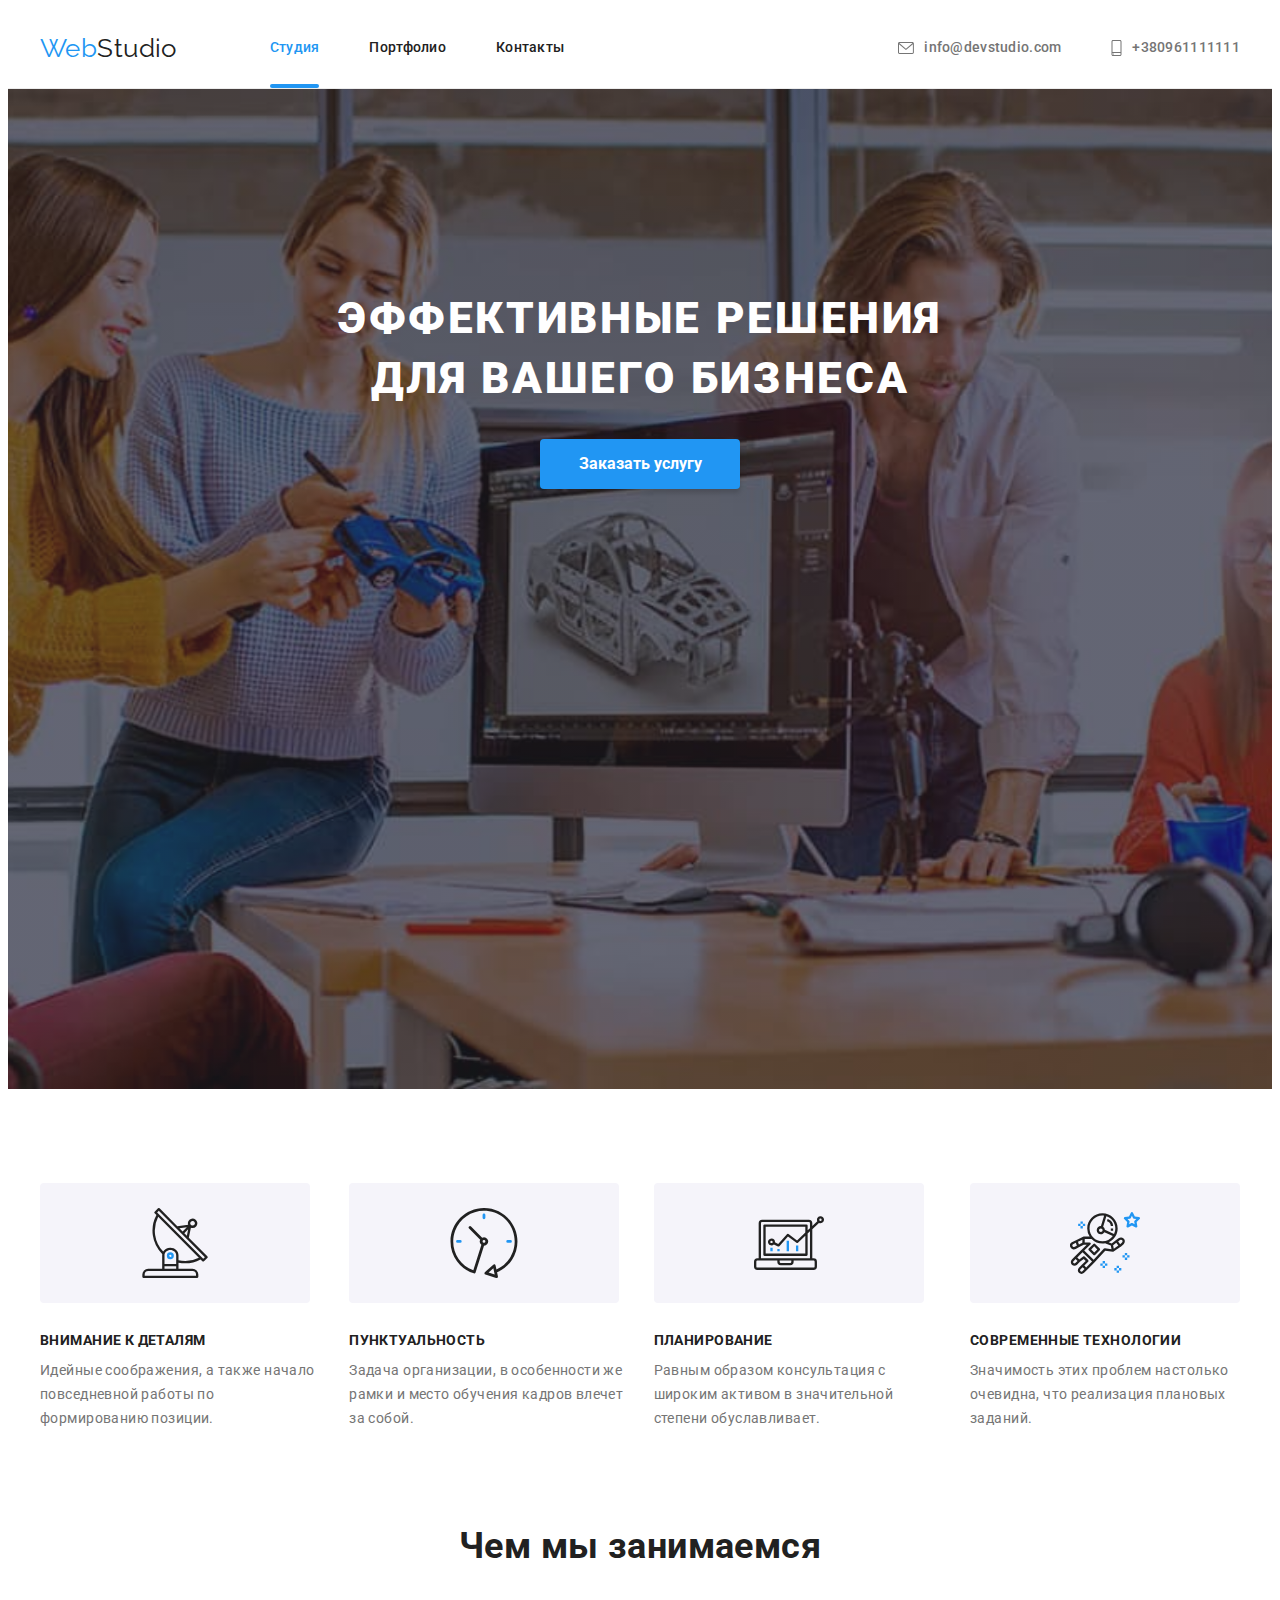
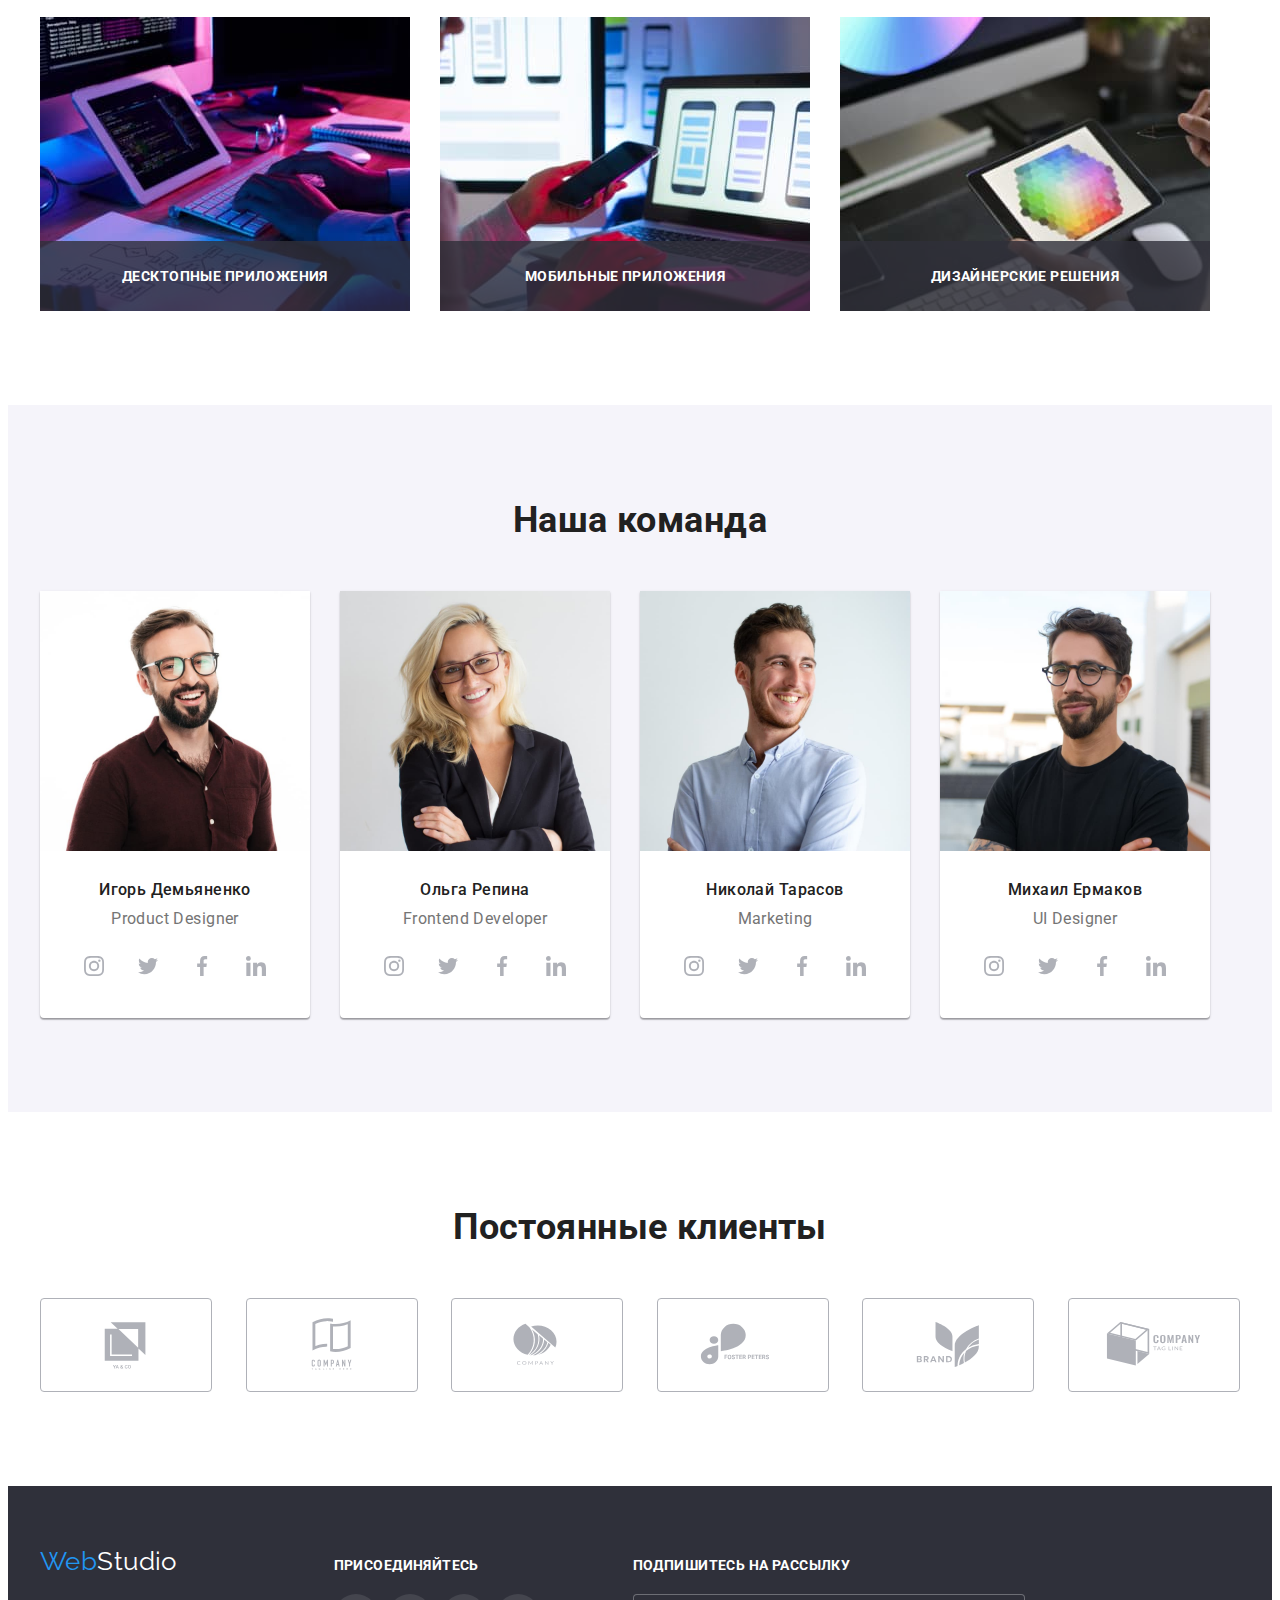
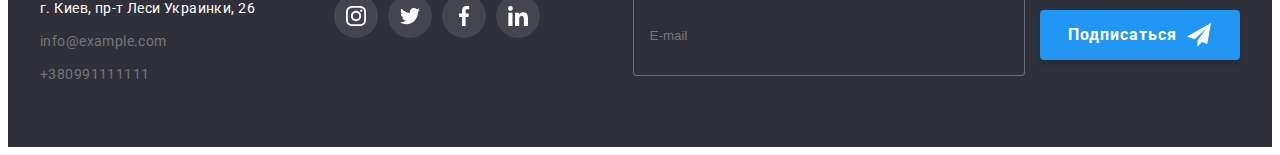
<file: index.html>
<!DOCTYPE html>
<html lang="ru">
<head>
    <meta charset="UTF-8" />
    <meta http-equiv="X-UA-Compatible" content="IE=edge" />
    <meta name="viewport" content="width=device-width, initial-scale=1.0" />
    <title>Studio</title>
    <link href="https://fonts.googleapis.com/css2?family=Raleway:wght@700&family=Roboto:wght@400;500;700;900&display=swap"
        rel="stylesheet" />
    <link rel="stylesheet" href="https://cdnjs.cloudflare.com/ajax/libs/modern-normalize/1.1.0/modern-normalize.min.css"
        integrity="sha512-wpPYUAdjBVSE4KJnH1VR1HeZfpl1ub8YT/NKx4PuQ5NmX2tKuGu6U/JRp5y+Y8XG2tV+wKQpNHVUX03MfMFn9Q=="
        crossorigin="anonymous" referrerpolicy="no-referrer" />
    <link rel="stylesheet" href="./css/styles.css" />
</head>

<body>
    <!-- Шапка сайта -->
    <header class="header">
        <div class="container header-container">
            <nav class="navigation-bar">
                <a href="/" class="logo head">Web<span class="accent-header">Studio</span></a>
        
                <ul class="site-nav-list">
                    <li class="site-nav-item"><a class="site-nav-link current" href="./index.html">Студия</a></li>
                    <li class="site-nav-item"><a class="site-nav-link downline" href="./portfolio.html">Портфолио</a></li>
                    <li class="site-nav-item"><a class="site-nav-link downline" href="">Контакты</a></li>
                </ul>
            </nav>
        
            <ul class="contacts-list">
                <li class="contacts-item">
                    <a class="contact top email" href="mailto:info@devstudio.com">
                        <svg class="contact-icon" width="16" height="12">
                            <use href="./images/symbol-defs.svg#icon-email"></use>
                        </svg>
                        info@devstudio.com
                </a>
                </li>
                <li class="contacts-item">
                    <a class="contact top telephone" href="tel:+380961111111">
                        <svg class="contact-icon" width="11" height="16"> 
                            <use href="./images/symbol-defs.svg#icon-smartphone"></use>
                        </svg>
                        +380961111111
                    </a>
                </li>
            </ul>
        </div>
    </header>
    <main>
    <!-- Герой -->
    <section class="hero">
        <div class="container">
            <h1 class="hero-title">Эффективные решения <br> для вашего бизнеcа</h1>
            <button class="hero-button" data-modal-open type="button">Заказать услугу</button>
    <!-- Modal window -->
            <div class="backdrop is-hidden" data-modal>
                <div class="modal-window">
                    <button data-modal-close class="close-btn">
                        <svg class="close-icon" width="11" height="11">
                            <use href="./images/symbol-defs.svg#icon-close"></use>
                        </svg>
                    </button>
                    
                    <p class="modal-window-title">Оставьте свои данные, мы вам перезвоним</p>
                    <form class="modal-window-form">
                        <div class="form-group">
                            <label for="name" class="form-group-label">Имя</label>
                            <input type="text" id="name" name="name"/>
                            <svg class="form-icon" width="18" height="18">
                                <use href="./images/symbol-defs.svg#icon-person"></use>
                            </svg>
                        </div>

                        <div class="form-group">
                            <label for="tel" class="form-group-label">Телефон</label>
                            <input type="tel" id="tel" name="phone"/>
                            <svg class="form-icon" width="18" height="18">
                                <use href="./images/symbol-defs.svg#icon-phone"></use>
                            </svg>
                        </div>

                        <div class="form-group">
                            <label for="email" class="form-group-label">Почта</label>
                            <input type="email" id="email" name="email"/>
                            <svg class="form-icon" width="18" height="18">
                                <use href="./images/symbol-defs.svg#icon-email2"></use>
                            </svg>
                        </div>

                        <div class="form-group feedback">
                            <label for="feedback" class="form-group-label">Комментарий</label>
                            <textarea name="feedback" id="feedback" placeholder="Ведите текст"></textarea>
                        </div>

                        <div>
                            <input class="checkbox visually-hidden" type="checkbox" name="policy" id="policy" />
                            <label class="policy" for="policy">Соглашаюсь с рассылкой и принимаю  <a class="policy-conditions" href="">Условия договора</a></label>
                        </div>

                        <button class="modal-window-btn" type="submit">Отправить</button>
                    </form>
                </div>
            </div>

        </div>
    </section>

    <!-- Особенности -->
    <section class="section features">
       <div class="container">
           <h2 class="visually-hidden">Особенности</h2>
            <ul class="features-list">
                <li class="features-item icon-antenna">
                    <div class="features-icon-box">
                        <svg class="features-icon">
                            <use href="./images/symbol-defs.svg#icon-antenna"></use>
                        </svg>
                    </div>
                    <h3 class="features-title">Внимание к деталям</h3>
                    <p class="features-text">Идейные соображения, а также начало повседневной работы по формированию позиции.</p>
                </li>
            
                <li class="features-item icon-clock">
                    <div class="features-icon-box">
                        <svg class="features-icon">
                            <use href="./images/symbol-defs.svg#icon-clock"></use>
                        </svg>
                    </div>
                    <h3 class="features-title">Пунктуальность</h3>
                    <p class="features-text">Задача организации, в особенности же рамки и место обучения кадров влечет за собой.</p>
                </li>
            
                <li class="features-item icon-diagram">
                    <div class="features-icon-box">
                        <svg class="features-icon">
                            <use href="./images/symbol-defs.svg#icon-diagram"></use>
                        </svg>
                    </div>
                    <h3 class="features-title">Планирование</h3>
                    <p class="features-text">Равным образом консультация с широким активом в значительной степени обуславливает.</p>
                </li>

                <li class="features-item icon-astronaut">
                    <div class="features-icon-box">
                        <svg class="features-icon">
                            <use href="./images/symbol-defs.svg#icon-astronaut"></use>
                        </svg>
                    </div>
                    <h3 class="features-title">Современные технологии</h3>
                    <p class="features-text">Значимость этих проблем настолько очевидна, что реализация плановых заданий.</p>
                </li>
            </ul>
        </div>
    </section>
    <!-- Чем мы занимаемся -->
    <section class="section">
        <div class="container">
            <h2 class="section-title">Чем мы занимаемся</h2>
            <ul class="pictures-list">
                <li class="pictures-item">
                    <img src="./images/studio/img1.jpg" alt="Печатает" width="370">
                    <div class="picture-descr-thumb">
                        <h3 class="picture-descr-text">Десктопные приложения</h3>
                    </div>
                </li>
                <li class="pictures-item">
                    <img src="./images/studio/img2.jpg" alt="Работает" width="370">
                    <div class="picture-descr-thumb">
                        <h3 class="picture-descr-text">Мобильные приложения</h3>
                    </div>
                </li>
                <li class="pictures-item">
                    <img src="./images/studio/img3.jpg" alt="Рисует" width="370">
                    <div class="picture-descr-thumb">
                        <h3 class="picture-descr-text">Дизайнерские решения</h3>
                    </div>
                </li>
            </ul>
       </div>
    </section>

    <!-- Команда -->
    <section class="section team-section">
        <div class="container">
            <h2 class="section-title">Наша команда</h2>
            <ul class="team-list">
                <li class="team-item">
                    <img src="./images/studio/igor.jpg" alt="Фото Игоря Демьяненко" width="270">
                    <div class="team-card">
                        <h3 class="team-title">Игорь Демьяненко</h3>
                        <p class="team-description">Product Designer</p>
                        <ul class="socials">
                            <li class="socials-item">
                                <a class="social-icon-box" href="https://www.instagram.com">
                                    <svg class="social-icon">
                                        <use href="./images/symbol-defs.svg#icon-instagram"></use>
                                    </svg>
                                </a>
                            </li>
                            <li class="socials-item">
                                <a class="social-icon-box" href="https://twitter.com">
                                    <svg class="social-icon">
                                        <use href="./images/symbol-defs.svg#icon-twitter"></use>
                                    </svg>
                                </a>
                            </li>
                            <li class="socials-item">
                                <a class="social-icon-box" href="https://www.facebook.com">
                                    <svg class="social-icon">
                                        <use href="./images/symbol-defs.svg#icon-facebook"></use>
                                    </svg>
                                </a>
                            </li>
                            <li class="socials-item">
                                <a class="social-icon-box" href="https://www.linkedin.com">
                                    <svg class="social-icon">
                                        <use href="./images/symbol-defs.svg#icon-linkedin"></use>
                                    </svg>
                                </a>
                            </li>
                        </ul>
                    </div>
                </li>
            
                <li class="team-item">
                    <img src="./images/studio/olga.jpg" alt="Фото Ольги Репиной" width="270">
                    <div class="team-card">
                        <h3 class="team-title">Ольга Репина</h3>
                        <p class="team-description">Frontend Developer</p>
                        <ul class="socials">
                            <li class="socials-item">
                                <a class="social-icon-box" href="https://www.instagram.com">
                                    <svg class="social-icon">
                                        <use href="./images/symbol-defs.svg#icon-instagram"></use>
                                    </svg>
                                </a>
                            </li>
                            <li class="socials-item">
                                <a class="social-icon-box" href="https://twitter.com">
                                    <svg class="social-icon">
                                        <use href="./images/symbol-defs.svg#icon-twitter"></use>
                                    </svg>
                                </a>
                            </li>
                            <li class="socials-item">
                                <a class="social-icon-box" href="https://www.facebook.com">
                                    <svg class="social-icon">
                                        <use href="./images/symbol-defs.svg#icon-facebook"></use>
                                    </svg>
                                </a>
                            </li>
                            <li class="socials-item">
                                <a class="social-icon-box" href="https://www.linkedin.com">
                                    <svg class="social-icon">
                                        <use href="./images/symbol-defs.svg#icon-linkedin"></use>
                                    </svg>
                                </a>
                            </li>
                        </ul>
                    </div>
                </li>
            
                <li class="team-item">
                    <img src="./images/studio/nikolai.jpg" alt="Фото Николая Тарасова" width="270">
                    <div class="team-card">
                        <h3 class="team-title">Николай Тарасов</h3>
                        <p class="team-description">Marketing</p>
                        <ul class="socials">
                            <li class="socials-item">
                                <a class="social-icon-box" href="https://www.instagram.com">
                                    <svg class="social-icon">
                                        <use href="./images/symbol-defs.svg#icon-instagram"></use>
                                    </svg>
                                </a>
                            </li>
                            <li class="socials-item">
                                <a class="social-icon-box" href="https://twitter.com">
                                    <svg class="social-icon">
                                        <use href="./images/symbol-defs.svg#icon-twitter"></use>
                                    </svg>
                                </a>
                            </li>
                            <li class="socials-item">
                                <a class="social-icon-box" href="https://www.facebook.com">
                                    <svg class="social-icon">
                                        <use href="./images/symbol-defs.svg#icon-facebook"></use>
                                    </svg>
                                </a>
                            </li>
                            <li class="socials-item">
                                <a class="social-icon-box" href="https://www.linkedin.com">
                                    <svg class="social-icon">
                                        <use href="./images/symbol-defs.svg#icon-linkedin"></use>
                                    </svg>
                                </a>
                            </li>
                        </ul>
                    </div>
                </li>
            
                <li class="team-item">
                    <img src="./images/studio/misha.jpg" alt="" width="270">
                    <div class="team-card">
                        <h3 class="team-title">Михаил Ермаков</h3>
                        <p class="team-description">UI Designer</p>
                        <ul class="socials">
                            <li class="socials-item">
                                <a class="social-icon-box" href="https://www.instagram.com">
                                    <svg class="social-icon">
                                        <use href="./images/symbol-defs.svg#icon-instagram"></use>
                                    </svg>
                                </a>
                            </li>
                            <li class="socials-item">
                                <a class="social-icon-box" href="https://twitter.com">
                                    <svg class="social-icon">
                                        <use href="./images/symbol-defs.svg#icon-twitter"></use>
                                    </svg>
                                </a>
                            </li>
                            <li class="socials-item">
                                <a class="social-icon-box" href="https://www.facebook.com">
                                    <svg class="social-icon">
                                        <use href="./images/symbol-defs.svg#icon-facebook"></use>
                                    </svg>
                                </a>
                            </li>
                            <li class="socials-item">
                                <a class="social-icon-box" href="https://www.linkedin.com">
                                    <svg class="social-icon">
                                        <use href="./images/symbol-defs.svg#icon-linkedin"></use>
                                    </svg>
                                </a>
                            </li>
                        </ul>
                    </div>
                </li>
            </ul>
        </div>
    </section>
    </main>

    <!-- Постоянные клиенты -->
    <section class="section">
        <div class="container">
            <h2 class="section-title">Постоянные клиенты</h2>
            <ul class="clients-list">
                <li>
                    <a class="clients-logo-box" href="">
                        <svg class="clients-logo">
                            <use href="./images/symbol-defs.svg#icon-Logo"></use>
                        </svg>
                    </a>
                </li>
                <li>
                    <a class="clients-logo-box" href="">
                        <svg class="clients-logo">
                            <use href="./images/symbol-defs.svg#icon-Logo-2"></use>
                        </svg>
                    </a>
                </li>
                <li>
                    <a class="clients-logo-box" href="">
                        <svg class="clients-logo">
                            <use href="./images/symbol-defs.svg#icon-Logo-3"></use>
                        </svg>
                    </a>
                </li>
                <li>
                    <a class="clients-logo-box" href="">
                        <svg class="clients-logo">
                            <use href="./images/symbol-defs.svg#icon-Logo-4"></use>
                        </svg>
                    </a>
                </li>
                <li>
                    <a class="clients-logo-box" href="">
                        <svg class="clients-logo">
                            <use href="./images/symbol-defs.svg#icon-Logo-5"></use>
                        </svg>
                    </a>
                </li>
                <li>
                    <a class="clients-logo-box" href="">
                        <svg class="clients-logo">
                            <use href="./images/symbol-defs.svg#icon-Logo-6"></use>
                        </svg>
                    </a>
                </li>
            </ul>
        </div>
    </section>

    <!-- Футер -->
    <footer class="footer">
        <div class="container">
            <div class="footer-contacts-container">
                <a class="logo foot" href="/">Web<span class="accent-footer">Studio</span></a>
                <address class="adress foot">
                    <ul>
                        <li class="item address-item"><a href="https://goo.gl/maps/r8mxYfeDEWeFVk8H8" target="_blank" rel="noopener noreferrer">г. Киев, пр-т Леси Украинки, 26</a></li>
                        <li class="item"><a class="contact foot" href="mailto:info@example.com">info@example.com</a></li>
                        <li class="item"><a class="contact" href="tel:+380991111111">+380991111111</a></li>
                    </ul>
                </address>
            </div>
            <div class="join">
                <h2 class="join-title">присоединяйтесь</h2>
                <ul class="socials">
                    <li class="socials-item">
                        <a class="social-icon-box" href="https://www.instagram.com">
                            <svg class="social-icon">
                                <use href="./images/symbol-defs.svg#icon-instagram"></use>
                            </svg>
                        </a>
                    </li>
                    <li class="socials-item">
                        <a class="social-icon-box" href="https://twitter.com">
                            <svg class="social-icon">
                                <use href="./images/symbol-defs.svg#icon-twitter"></use>
                            </svg>
                        </a>
                    </li>
                    <li class="socials-item">
                        <a class="social-icon-box" href="https://www.facebook.com">
                            <svg class="social-icon">
                                <use href="./images/symbol-defs.svg#icon-facebook"></use>
                            </svg>
                        </a>
                    </li>
                    <li class="socials-item">
                        <a class="social-icon-box" href="https://www.linkedin.com">
                            <svg class="social-icon">
                                <use href="./images/symbol-defs.svg#icon-linkedin"></use>
                            </svg>
                        </a>
                    </li>
                </ul>
            </div>
            <div class="subscribe">
                <h2 class="subscribe-title">Подпишитесь на рассылку</h2>
                <form>
                    <input class="subscribe-email" type="text" placeholder="E-mail">
                    <button class="subscribe-btn" type="submit">
                        Подписаться
                        <svg class="subscribe-icon" width="24" height="24">
                            <use href="./images/symbol-defs.svg#icon-send"></use>
                        </svg>
                    </button>
                </form>
            </div>
        </div>
    </footer>
    <script src="./js/modal.js"></script>
</body>
</html>
</file>
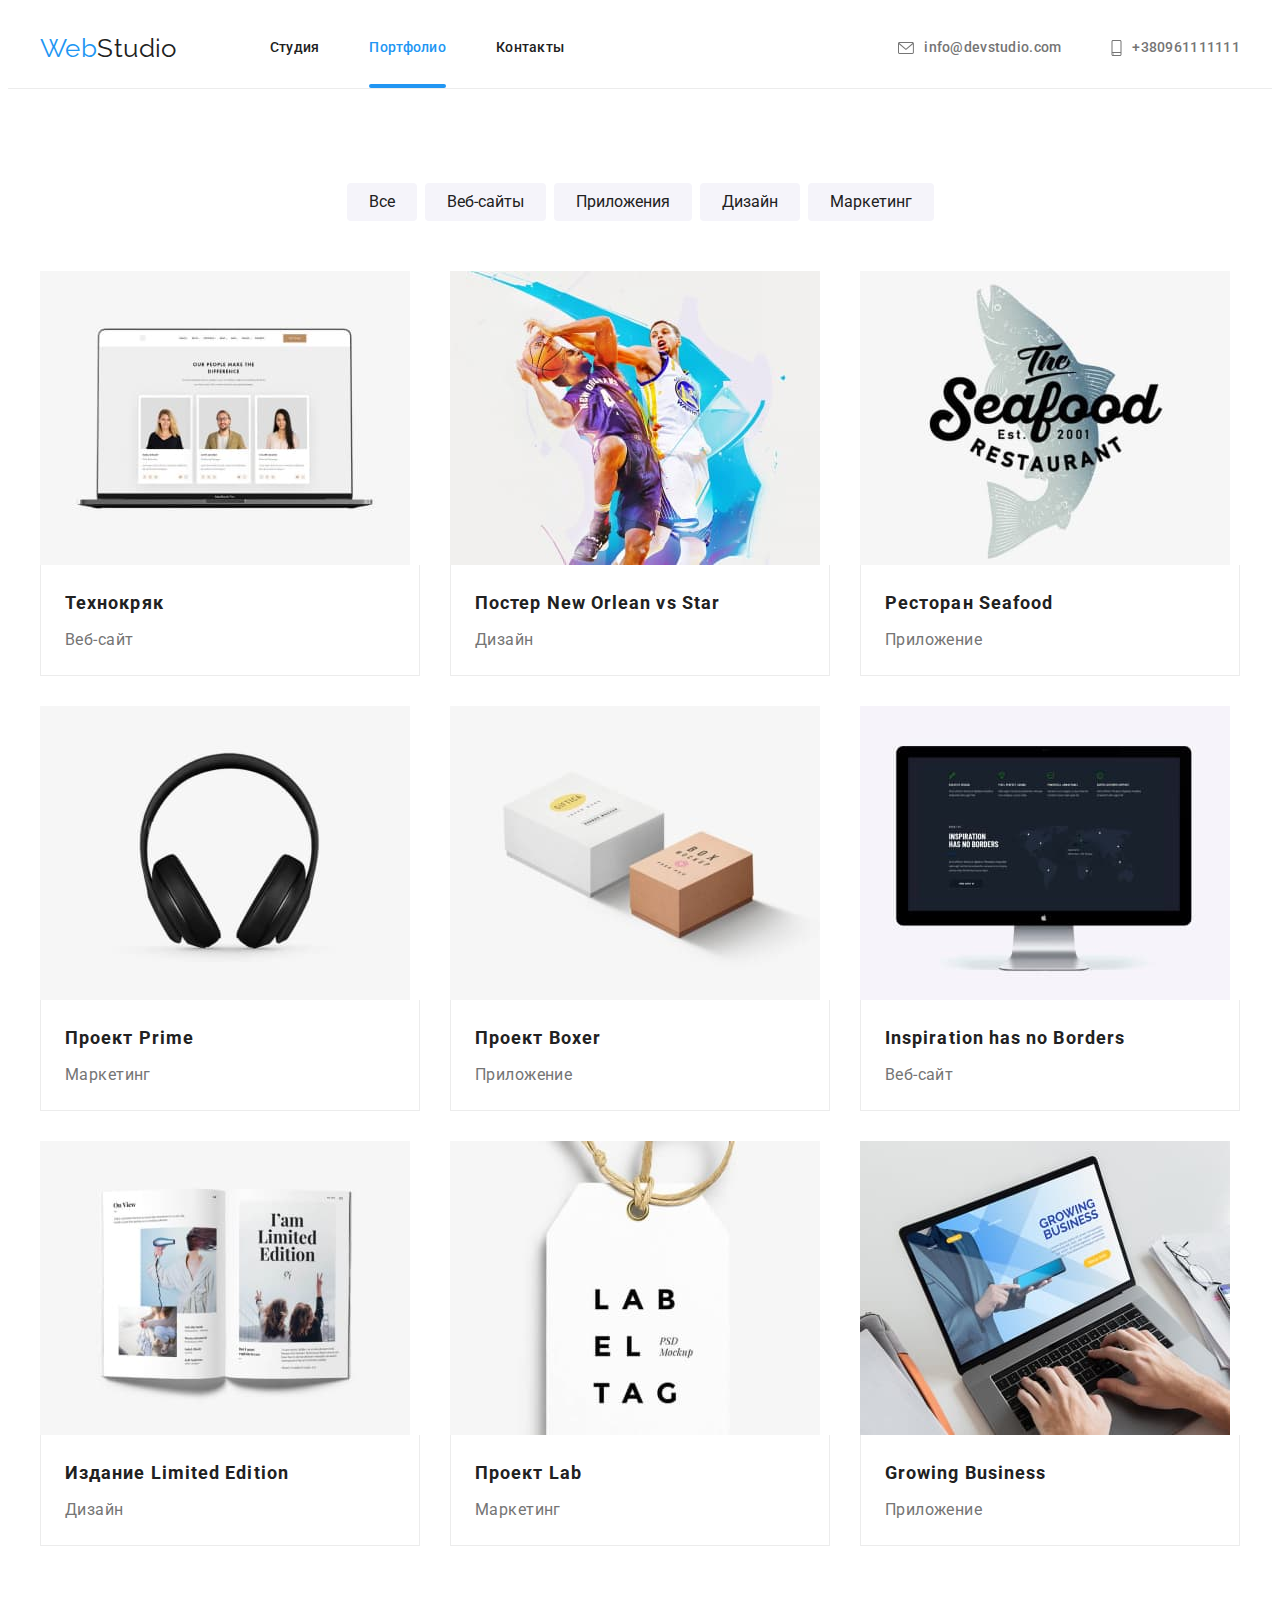
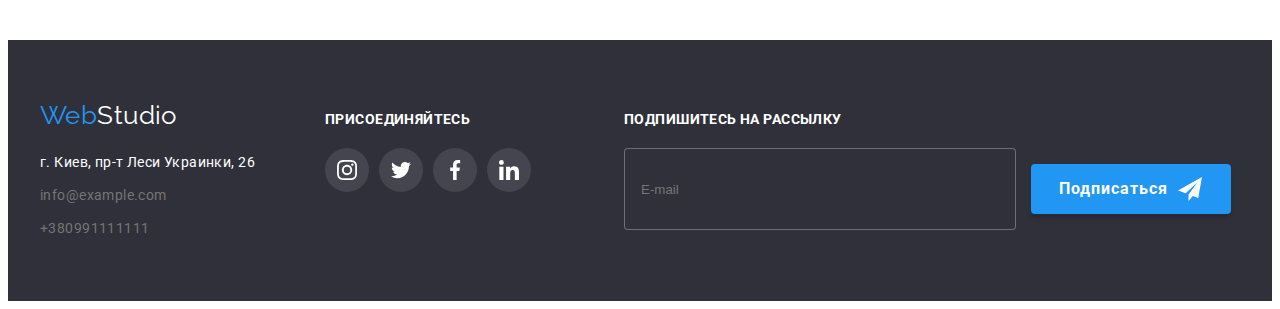
<file: portfolio.html>
<!DOCTYPE html>
<html lang="ru">

<head>
    <meta charset="UTF-8">
    <meta http-equiv="X-UA-Compatible" content="IE=edge" />
    <meta name="viewport" content="width=device-width, initial-scale=1.0" />
    <title>Portfolio</title>
    <link href="https://fonts.googleapis.com/css2?family=Raleway:wght@700&family=Roboto:wght@400;500;700;900&display=swap"
        rel="stylesheet" />
    <link rel="stylesheet" href="https://cdnjs.cloudflare.com/ajax/libs/modern-normalize/1.1.0/modern-normalize.min.css"
        integrity="sha512-wpPYUAdjBVSE4KJnH1VR1HeZfpl1ub8YT/NKx4PuQ5NmX2tKuGu6U/JRp5y+Y8XG2tV+wKQpNHVUX03MfMFn9Q=="
        crossorigin="anonymous" referrerpolicy="no-referrer" />
    <link rel="stylesheet" href="./css/styles.css" />
</head>

<body>
    <!-- Шапка сайта -->
    <header class="header">
        <div class="container header-container">
            <nav class="navigation-bar">
                <a href="/" class="logo head">Web<span class="accent-header">Studio</span></a>
    
                <ul class="site-nav-list">
                    <li class="site-nav-item"><a class="site-nav-link downline" href="./index.html">Студия</a></li>
                    <li class="site-nav-item"><a class="site-nav-link current" href="./portfolio.html">Портфолио</a></li>
                    <li class="site-nav-item"><a class="site-nav-link downline" href="">Контакты</a></li>
                </ul>
            </nav>
    
            <ul class="contacts-list">
                <li class="contacts-item">
                    <a class="contact top email" href="mailto:info@devstudio.com">
                        <svg class="contact-icon" width="16" height="12">
                            <use href="./images/symbol-defs.svg#icon-email"></use>
                        </svg>
                        info@devstudio.com
                    </a>
                </li>
                <li class="contacts-item">
                    <a class="contact top telephone" href="tel:+380961111111">
                        <svg class="contact-icon" width="11" height="16">
                            <use href="./images/symbol-defs.svg#icon-smartphone"></use>
                        </svg>
                        +380961111111
                    </a>
                </li>
            </ul>
        </div>
    </header>

    <!-- Разработки -->
    <main>
    <section class="section">
        <div class="container">
            <h1 class="visually-hidden">Разработки</h1>
            <ul class="filter-list">
                <li class="item"><button class="filter-button" type="button">Все</button></li>
                <li class="item"><button class="filter-button" type="button">Веб-сайты</button></li>
                <li class="item"><button class="filter-button" type="button">Приложения</button></li>
                <li class="item"><button class="filter-button" type="button">Дизайн</button></li>
                <li class="item"><button class="filter-button" type="button">Маркетинг</button></li>
            </ul>
            
            <ul class="projects-list">
                <li class="projects-item">
                    <a class="project-item-link" href="">
                        <div class="project-thumb">
                            <img src="./images/portfolio/img.jpg" alt="Фото Технокряк" width="370" height="294">
                            <p class="project-description">Технокряк это современная площадка распространения коронавируса. Компании используют эту платформу для цифрового
                            шпионажа и атак на защищённые сервера конкурентов.</p>
                        </div>
                        <div class="project-descr">
                            <h2 class="project-title">Технокряк</h2>
                            <p class="project-type">Веб-сайт</p>
                        </div>
                    </a>
                </li>
            
                <li class="projects-item">
                     <a class="project-item-link" href="">
                        <div class="project-thumb">
                            <img src="./images/portfolio/img-2.jpg" alt="Фото Постер New Orlean vs Star" width="370" height="294">
                            <p class="project-description">Lorem ipsum dolor sit amet consectetur adipisicing elit. Voluptate, harum. Cum quidem ipsa voluptatibus consequatur similique incidunt obcaecati suscipit pariatur dolorem porro! </p>
                        </div>
                        <div class="project-descr">
                            <h2 class="project-title">Постер New Orlean vs Star</h2>
                            <p class="project-type">Дизайн</p>
                        </div>
                     </a>
                </li>
            
                <li class="projects-item">
                    <a class="project-item-link" href="">
                        <div class="project-thumb">
                            <img src="./images/portfolio/img-3.jpg" alt="Фото Ресторан Seafood" width="370" height="294">
                            <p class="project-description">Lorem ipsum dolor sit amet consectetur adipisicing elit. Voluptate, harum. Cum quidem
                                ipsa voluptatibus consequatur similique incidunt obcaecati suscipit pariatur dolorem porro! </p>
                        </div>
                        
                        <div class="project-descr">
                            <h2 class="project-title">Ресторан Seafood</h2>
                            <p class="project-type">Приложение</p>
                        </div>
                    </a>
            
                </li>
            
                <li class="projects-item">
                    <a class="project-item-link" href="">
                        <div class="project-thumb">
                            <img src="./images/portfolio/img-4.jpg" alt="Фото Проект Prime" width="370" height="294">
                            <p class="project-description">Lorem ipsum dolor sit amet consectetur adipisicing elit. Voluptate, harum. Cum quidem
                                ipsa voluptatibus consequatur similique incidunt obcaecati suscipit pariatur dolorem porro! </p>
                        </div>
                        <div class="project-descr">
                            <h2 class="project-title">Проект Prime</h2>
                            <p class="project-type">Маркетинг</p>
                        </div> 
                     </a>
                </li>
            
                <li class="projects-item">
                    <a class="project-item-link" href="">
                        <div class="project-thumb">
                            <img src="./images/portfolio/img-5.jpg" alt="Фото Проект Boxer" width="370" height="294">
                            <p class="project-description">Lorem ipsum dolor sit amet consectetur adipisicing elit. Voluptate, harum. Cum quidem
                                ipsa voluptatibus consequatur similique incidunt obcaecati suscipit pariatur dolorem porro! </p>
                        </div>
                        <div class="project-descr">
                            <h2 class="project-title">Проект Boxer</h2>
                            <p class="project-type">Приложение</p>
                        </div>
                    </a>
     
                </li>
            
                <li class="projects-item">
                   <a class="project-item-link" href="">
                    <div class="project-thumb">
                        <img src="./images/portfolio/img-6.jpg" alt="Фото Inspiration has no Borders" width="370" height="294">
                        <p class="project-description">Lorem ipsum dolor sit amet consectetur adipisicing elit. Voluptate, harum. Cum quidem
                            ipsa voluptatibus consequatur similique incidunt obcaecati suscipit pariatur dolorem porro! </p>
                    </div>
                        <div class="project-descr">
                            <h2 class="project-title">Inspiration has no Borders</h2>
                            <p class="project-type">Веб-сайт</p>
                        </div>
                    </a>
                </li>
            
                <li class="projects-item">
                    <a class="project-item-link" href="">
                        <div class="project-thumb">
                            <img src="./images/portfolio/img-7.jpg" alt="Фото Издание Limited Edition" width="370" height="294">
                            <p class="project-description">Lorem ipsum dolor sit amet consectetur adipisicing elit. Voluptate, harum. Cum quidem
                                ipsa voluptatibus consequatur similique incidunt obcaecati suscipit pariatur dolorem porro! </p>
                        </div>
                        <div class="project-descr">
                            <h2 class="project-title">Издание Limited Edition</h2>
                            <p class="project-type">Дизайн</p>
                        </div>
                    </a>
                     
                </li>
            
                <li class="projects-item">
                    <a class="project-item-link" href="">
                        <div class="project-thumb">
                            <img src="./images/portfolio/img-8.jpg" alt="Проект Lab" width="370" height="294">
                            <p class="project-description">Lorem ipsum dolor sit amet consectetur adipisicing elit. Voluptate, harum. Cum quidem
                                ipsa voluptatibus consequatur similique incidunt obcaecati suscipit pariatur dolorem porro! </p>
                        </div>
                        <div class="project-descr">
                            <h2 class="project-title">Проект Lab</h2>
                            <p class="project-type">Маркетинг</p>
                        </div>
                    </a>
                </li>
            
                <li class="projects-item">
                    <a class="project-item-link" href="">
                        <div class="project-thumb">
                            <img src="./images/portfolio/img-9.jpg" alt="Фото Growing Business" width="370" height="294">
                            <p class="project-description">Lorem ipsum dolor sit amet consectetur adipisicing elit. Voluptate, harum. Cum quidem
                                ipsa voluptatibus consequatur similique incidunt obcaecati suscipit pariatur dolorem porro! </p>
                        </div>
                        <div class="project-descr">
                            <h2 class="project-title">Growing Business</h2>
                            <p class="project-type">Приложение</p>
                        </div>
                    </a>
                </li>
            </ul>
        </div>
    </section>
    </main>
    <!-- Футер -->
    <footer class="footer">
        <div class="container">
            <div>
                <a class="logo foot" href="/">Web<span class="accent-footer">Studio</span></a>
                <address class="adress foot">
                    <ul>
                        <li class="item address-item"><a href="https://goo.gl/maps/r8mxYfeDEWeFVk8H8" target="_blank"
                                rel="noopener noreferrer">г. Киев, пр-т Леси Украинки, 26</a></li>
                        <li class="item"><a class="contact foot" href="mailto:info@example.com">info@example.com</a></li>
                        <li class="item"><a class="contact" href="tel:+380991111111">+380991111111</a></li>
                    </ul>
                </address>
            </div>
            <div class="join">
                <h2 class="join-title">присоединяйтесь</h2>
                <ul class="socials">
                    <li class="socials-item">
                        <a class="social-icon-box" href="https://www.instagram.com">
                            <svg class="social-icon">
                                <use href="./images/symbol-defs.svg#icon-instagram"></use>
                            </svg>
                        </a>
                    </li>
                    <li class="socials-item">
                        <a class="social-icon-box" href="https://twitter.com">
                            <svg class="social-icon">
                                <use href="./images/symbol-defs.svg#icon-twitter"></use>
                            </svg>
                        </a>
                    </li>
                    <li class="socials-item">
                        <a class="social-icon-box" href="https://www.facebook.com">
                            <svg class="social-icon">
                                <use href="./images/symbol-defs.svg#icon-facebook"></use>
                            </svg>
                        </a>
                    </li>
                    <li class="socials-item">
                        <a class="social-icon-box" href="https://www.linkedin.com">
                            <svg class="social-icon">
                                <use href="./images/symbol-defs.svg#icon-linkedin"></use>
                            </svg>
                        </a>
                    </li>
                </ul>
            </div>
            <div class="subscribe">
                <h2 class="subscribe-title">Подпишитесь на рассылку</h2>
                <form>
                    <input class="subscribe-email" type="text" placeholder="E-mail">
                    <button class="subscribe-btn" type="submit">
                        Подписаться
                        <svg class="subscribe-icon" width="24" height="24">
                            <use href="./images/symbol-defs.svg#icon-send"></use>
                        </svg>
                    </button>
                </form>
            </div>
        </div>
    </footer>
</body>
</html>
</file>
<file: css/styles.css>
:root {
  --primary-text-color: #757575;
  --titles-text-color: #212121;
  --accent-text-color: #2196f3;
  --animation-timing-function: cubic-bezier(0.4, 0, 0.2, 1);
}

body {
  background-color: #ffffff;
  color: var(--primary-text-color);
  font-family: Roboto, sans-serif;
  letter-spacing: 0.03em;
  font-size: 14px;
  line-height: 1.71;
}
ul {
  margin: 0;
  padding: 0;

  list-style: none;
}
a {
  text-decoration: none;
  color: inherit;
}
img {
  display: block;
  max-width: 100%;
  height: auto;
}
h1,
h2,
h3,
h4,
h5,
h6,
p {
  margin: 0;
}
.visually-hidden {
  position: absolute;
  width: 1px;
  height: 1px;
  margin: -1px;
  border: 0;
  padding: 0;

  white-space: nowrap;
  clip-path: inset(100%);
  clip: rect(0 0 0 0);
  overflow: hidden;
}
/* logo */
.header {
  background-color: #ffffff;
  border-bottom: 1px solid #ececec;
}
.container {
  margin: 0 auto;
  width: 1200px;
  padding-left: 15px;
  padding-right: 15px;
}
.header-container {
  display: flex;
  align-items: center;
}
.logo {
  color: var(--accent-text-color);
  font-family: Raleway, cursive;
  font-size: 26px;
  line-height: 1.19;
}
.logo .accent-header {
  color: var(--titles-text-color);
}
.logo.head {
  margin-right: 93px;
}
/* site nav */
.navigation-bar {
  display: flex;
  align-items: center;
}
.site-nav-list {
  display: flex;
}
.site-nav-item:not(:last-child) {
  margin-right: 50px;
}

.site-nav-link {
  display: block;
  padding-top: 32px;
  padding-bottom: 32px;

  color: var(--titles-text-color);
  font-weight: 500;
  line-height: 1.14;
  letter-spacing: 0.02em;

  transition: color 250ms var(--animation-timing-function);
}
.site-nav-link:hover,
.site-nav-link:focus,
.contact:hover,
.contact:focus {
  color: var(--accent-text-color);
}
.site-nav-link.current {
  color: var(--accent-text-color);
}
.site-nav-link.current::after {
  content: "";
  position: absolute;
  bottom: 0;
  left: 0;
  display: block;

  height: 4px;
  width: 100%;

  background-color: var(--accent-text-color);
  border-radius: 2px;
}
.site-nav-link.downline::after {
  content: "";
  position: absolute;
  bottom: 0;
  left: 0;
  display: block;

  height: 4px;
  width: 100%;

  background-color: var(--accent-text-color);
  border-radius: 2px;
  transform: scaleX(0);
  transition: transform 250ms var(--animation-timing-function);
}
.site-nav-link.downline:hover::after {
  transform: scaleX(1);
}
.site-nav-item {
  position: relative;
}

/* Contacts */
.contacts-list {
  display: flex;
  margin-left: auto;
}

.contacts-item:not(:last-child) {
  margin-right: 50px;
}
.contact {
  color: var(--primary-text-color);
  font-style: normal;

  transition: color 250ms var(--animation-timing-function);
}
.contact.top {
  display: flex;
  align-items: center;

  font-weight: 500;
  line-height: 1.14;
  letter-spacing: 0.02em;
}
.contact-icon {
  fill: currentColor;
  margin-right: 10px;
}

/* STUDIO */
/* Hero */
.hero {
  padding-top: 200px;
  padding-bottom: 200px;
  text-align: center;
  margin-left: auto;
  margin-right: auto;

  max-width: 1600px;
  height: 600px;
  background-color: #2f303a;
  background-image: linear-gradient(
      rgba(47, 48, 58, 0.4),
      rgba(47, 48, 58, 0.4)
    ),
    url(../images/studio/bckg-img.jpg);
  background-position: center;
  background-size: cover;
}
.hero-title {
  margin-top: 0;
  margin-bottom: 30px;

  color: #ffffff;
  font-weight: 900;
  font-size: 44px;
  line-height: 1.36;
  letter-spacing: 0.06em;
  text-transform: uppercase;
}
.hero-button {
  display: inline-block;
  width: 200px;
  border-radius: 4px;
  padding: 10px 32px;
  text-align: center;
  border: none;
  box-shadow: 0px 4px 4px rgba(0, 0, 0, 0.15);

  background-color: var(--accent-text-color);
  color: #ffffff;
  font-family: inherit;
  font-weight: 700;
  font-size: 16px;
  line-height: 1.88;
  text-decoration: none;
  cursor: pointer;
}
/* Modal window */
.backdrop {
  position: fixed;
  z-index: 1;
  top: 0;
  left: 0;
  width: 100%;
  height: 100%;
  background-color: rgba(0, 0, 0, 0.2);
  opacity: 1;

  transition: opacity 250ms var(--animation-timing-function);
}
.backdrop.is-hidden {
  opacity: 0;
  pointer-events: none;
}
.backdrop.is-hidden .modal-window {
  transform: translate(-50%, -50%) scale(0.5);
}
.modal-window {
  position: absolute;
  top: 50%;
  left: 50%;
  transform: translate(-50%, -50%) scale(1);

  width: 528px;
  min-height: 581px;
  padding: 40px;

  background-color: #ffffff;
  box-shadow: 0px 4px 4px rgba(0, 0, 0, 0.25);
  border-radius: 4px;

  transition: transform 250ms var(--animation-timing-function);
}
.close-btn {
  position: absolute;
  top: 8px;
  right: 8px;
  display: inline-flex;
  justify-content: center;
  align-items: center;

  width: 30px;
  height: 30px;

  border: 1px solid rgba(0, 0, 0, 0.1);
  border-radius: 50%;
  color: #000000;
  background-color: #ffffff;
  cursor: pointer;

  transition: color 250ms var(--animation-timing-function);
}
.close-icon {
  fill: currentColor;
}
.close-btn:hover,
.close-btn:focus {
  color: var(--accent-text-color);
}
.modal-window-title {
  margin-bottom: 12px;

  font-size: 20px;
  font-weight: 700;
  line-height: 1.15;
  color: var(--titles-text-color);
}

.form-group {
  position: relative;
  margin-bottom: 10px;

  display: flex;
  flex-direction: column;

  text-align: left;
}
.form-group.feedback {
  margin-bottom: 20px;
}
.form-group-label {
  display: block;

  margin-bottom: 4px;
  font-size: 12px;
  line-height: 1.17;
  letter-spacing: 0.01em;
}
.form-group input,
.form-group textarea {
  padding: 14px;
  height: 40px;

  border: 1px solid rgba(33, 33, 33, 0.2);
  border-radius: 4px;

  transition: border-color 250ms var(--animation-timing-function);
}
.form-group input {
  padding-left: 42px;
}
.form-group input:focus,
.form-group textarea:focus {
  border-color: var(--accent-text-color);
  outline: none;
}
.form-icon {
  position: absolute;
  display: inline-block;

  top: 50%;
  left: 12px;

  transition: fill 250ms var(--animation-timing-function);
}
/* .form-group:focus-within .form-icon {
  fill: var(--accent-text-color);
} */
input:focus + .form-icon {
  fill: var(--accent-text-color);
}
.form-group textarea {
  height: 120px;
  resize: none;
}
.policy {
  display: flex;
  align-items: center;
  justify-content: center;
}
.policy::before {
  content: "";
  display: inline-block;
  align-self: center;

  margin-right: 7px;
  width: 16px;
  height: 15px;

  border: 2px solid rgba(33, 33, 33, 1);
  border-radius: 2px;
}

.checkbox:checked + .policy::before {
  border-color: var(--accent-text-color);
  background-color: var(--accent-text-color);
  background-image: url(../images/studio/icon-check.svg);
  background-size: contain;
  background-origin: border-box;

  transition: 250ms var(--animation-timing-function);
}
.policy-conditions {
  color: var(--accent-text-color);
  text-decoration: underline;
  margin-left: 4px;
}

.modal-window-btn {
  margin-top: 30px;

  display: inline-block;
  width: 200px;
  border-radius: 4px;
  padding: 10px 55px;
  text-align: center;
  border: none;
  box-shadow: 0px 4px 4px rgba(0, 0, 0, 0.15);

  background-color: var(--accent-text-color);
  color: #ffffff;
  font-family: inherit;
  font-weight: 700;
  font-size: 16px;
  line-height: 1.88;
  letter-spacing: 0.06em;
  text-decoration: none;
  cursor: pointer;
}
/* Section */
.section {
  padding-top: 94px;
  padding-bottom: 94px;
}
.team-section {
  background-color: #f5f4fa;
}
.section.no-padding {
  padding-top: 0;
}
.section-title {
  margin-top: 0;
  margin-bottom: 50px;

  color: var(--titles-text-color);
  font-size: 36px;
  line-height: 1.17;
  text-align: center;
}
/* Особенности */
.section.features {
  padding-bottom: 0;

  background-color: #ffffff;
}
.features-list {
  display: flex;
}

.features-icon-box {
  display: inline-flex;
  justify-content: center;
  align-items: center;
  width: 270px;
  height: 120px;
  border-radius: 4px;
  background-color: #f5f4fa;
  margin-bottom: 30px;
}
.features-icon {
  width: 70px;
  height: 70px;
}
.features-item:not(:last-child) {
  margin-right: 30px;
}
.features-title {
  margin-top: 0;
  margin-bottom: 10px;

  color: var(--titles-text-color);
  font-size: 14px;
  line-height: 1.14;
  text-transform: uppercase;
}
.features-text {
  margin-top: 0;
  margin-bottom: 0;
}
/* Чем занимаемся */
.section.we-do {
  padding-top: 0;
}
.pictures-list {
  display: flex;
}
.pictures-item {
  width: calc((100%-60px) / 3);
  position: relative;
}
.pictures-item:not(:last-child) {
  margin-right: 30px;
}
.picture-descr-thumb {
  position: absolute;
  left: 0;
  bottom: 0;

  width: 100%;
  height: 70px;
  display: flex;
  justify-content: center;
  align-items: center;

  background-color: rgba(47, 48, 58, 0.8);
}
.picture-descr-text {
  font-weight: 700;
  font-size: 14px;
  line-height: 1.17;
  text-transform: uppercase;
  color: #ffffff;
}

/* Team */
.team-list {
  display: flex;
}
.team-item {
  width: calc((100%-90px) / 4);

  background-color: #ffffff;
  box-shadow: 0px 1px 3px rgba(0, 0, 0, 0.12), 0px 1px 1px rgba(0, 0, 0, 0.14),
    0px 2px 1px rgba(0, 0, 0, 0.2);
  border-radius: 0px 0px 4px 4px;
}
.team-item:not(:last-child) {
  margin-right: 30px;
}
.team-card {
  padding-top: 30px;
  padding-bottom: 30px;
}
.team-title {
  margin-bottom: 10px;

  color: var(--titles-text-color);
  font-weight: 500;
  font-size: 16px;
  line-height: 1.17;
  text-align: center;
}
.team-description {
  margin-bottom: 16px;

  font-size: 16px;
  line-height: 1.17;
  text-align: center;
}
.socials {
  display: flex;
  justify-content: center;
  align-items: center;
  margin: 0;
  justify-content: center;
}
.socials-item:not(:last-child) {
  margin-right: 10px;
}
.social-icon-box {
  width: 44px;
  height: 44px;
  border-radius: 50%;
  display: inline-flex;
  justify-content: center;
  align-items: center;
  color: #afb1b8;

  transition: color 250ms var(--animation-timing-function),
    background-color 250ms var(--animation-timing-function);
}
.social-icon {
  height: 20px;
  width: 20px;
  fill: currentColor;
}
.social-icon-box:hover,
.social-icon-box:focus {
  color: #ffffff;
  background-color: var(--accent-text-color);
}
/* Clients */
.clients-list {
  display: flex;
  justify-content: space-between;
}
.clients-logo-box {
  width: 170px;
  height: 92px;
  display: inline-flex;
  justify-content: center;
  align-items: center;
  border: 1px solid #afb1b8;
  border-radius: 4px;
  color: #afb1b8;

  transition: border 250ms var(--animation-timing-function),
    color 250ms var(--animation-timing-function);
}
.clients-logo {
  height: 60px;
  width: 106px;
  fill: currentColor;
}
.clients-logo-box:hover,
.clients-logo-box:focus {
  border: 1px solid var(--accent-text-color);
  color: var(--accent-text-color);
}
/* Footer */
.footer {
  padding-top: 60px;
  padding-bottom: 60px;

  background-color: #2f303a;
}
.footer .container {
  display: flex;
  align-items: baseline;
}
.footer-contacts-container {
  flex-grow: 1;
}
.logo .accent-footer {
  color: #ffffff;
}
.logo.foot {
  display: inline-block;
  margin-bottom: 20px;
}
.address-item {
  font-style: normal;
  color: #ffffff;
}
.footer .item:not(:last-child) {
  margin-bottom: 9px;
}
.join {
  margin-left: 70px;
}
.join-title {
  margin-bottom: 20px;

  font-size: 14px;
  line-height: 1.14;
  letter-spacing: 0.03em;
  text-transform: uppercase;
  color: #ffffff;
}
.footer .social-icon-box {
  background-color: rgba(255, 255, 255, 0.1);

  transition: background-color 250ms var(--animation-timing-function);
}
.footer .social-icon {
  fill: #ffffff;
}
.footer .social-icon-box:hover,
.footer .social-icon-box:focus {
  background-color: var(--accent-text-color);
}
form {
  width: auto;
}
.subscribe {
  margin-left: 93px;
}
.subscribe-title {
  margin-bottom: 20px;

  font-size: 14px;
  line-height: 1.14;
  letter-spacing: 0.03em;
  text-transform: uppercase;
  color: #ffffff;
}
.subscribe-email {
  padding: 15px 16px;

  outline: none;
  border: 1px solid rgba(255, 255, 255, 0.3);
  border-radius: 4px;
  background-color: rgba(47, 48, 58, 1);
  width: 358px;
  height: 50px;
  color: #ffffff;
}
.subscribe-btn {
  display: inline-flex;
  align-items: center;
  padding: 10px 28px;
  margin-left: 12px;

  width: 200px;
  border-radius: 4px;
  border: none;
  box-shadow: 0px 4px 4px rgba(0, 0, 0, 0.15);
  background-color: var(--accent-text-color);

  font-family: inherit;
  letter-spacing: 0.06em;
  font-weight: 700;
  font-size: 16px;
  line-height: 1.88;
  text-decoration: none;
  color: #ffffff;
  cursor: pointer;
  fill: white;
}
.subscribe-icon {
  margin-left: 10px;
}
/* PORTFOLIO */
/* Buttons */
.filter-list {
  display: flex;
  justify-content: center;
  margin-bottom: 50px;
}
.filter-button {
  border: none;
  border-radius: 4px;
  padding: 6px 22px;
  text-align: center;

  background-color: #f5f4fa;
  color: var(--titles-text-color);
  font-size: 16px;
  line-height: 1.63;
  font-family: inherit;
  text-decoration: none;
  cursor: pointer;

  transition: box-shadow 250ms var(--animation-timing-function),
    background-color 250ms var(--animation-timing-function),
    color 250ms var(--animation-timing-function);
}
.filter-list .item:not(:last-child) {
  margin-right: 8px;
}
.filter-button:hover,
.filter-button:focus {
  box-shadow: 0px 3px 1px rgba(0, 0, 0, 0.1), 0px 1px 2px rgba(0, 0, 0, 0.08),
    0px 2px 2px rgba(0, 0, 0, 0.12);
  background-color: var(--accent-text-color);
  color: #ffffff;
}
/* Projects */
.projects-list {
  display: flex;
  flex-wrap: wrap;
}
.project-thumb {
  position: relative;

  overflow: hidden;
}

.project-description {
  position: absolute;
  top: 0;
  left: 0;

  display: inline-block;
  width: 100%;
  height: 100%;

  font-weight: 400;
  font-size: 18px;
  line-height: 1.56;
  letter-spacing: 0.03em;
  color: #ffffff;
  padding: 63px 24px;
  background-color: rgba(33, 150, 243, 0.9);

  transform: translateY(100%);
  transition: transform 250ms var(--animation-timing-function);
}
.project-item-link:hover .project-description,
.project-item-link:focus .project-description {
  transform: translateY(0);
}

.projects-item {
  width: calc((100% - 60px) / 3);
  margin-right: 30px;
  margin-bottom: 30px;

  transition: box-shadow 250ms var(--animation-timing-function);
}
.projects-item:hover,
.projects-item:focus {
  box-shadow: 0px 4px 4px rgba(0, 0, 0, 0.25);
}
.projects-item:nth-last-child(-n + 3) {
  margin-bottom: 0;
}
.projects-item:nth-child(3n) {
  margin-right: 0;
}
.project-descr {
  padding: 20px 24px;
  border-bottom: 1px solid #ececec;
  border-left: 1px solid #ececec;
  border-right: 1px solid #ececec;
}
.project-title {
  margin-top: 0;
  margin-bottom: 4px;

  color: var(--titles-text-color);
  font-weight: 700;
  font-size: 18px;
  line-height: 2;
  letter-spacing: 0.06em;
}
.project-type {
  margin: 0;
  font-size: 16px;
  line-height: 1.88;
}
</file>
